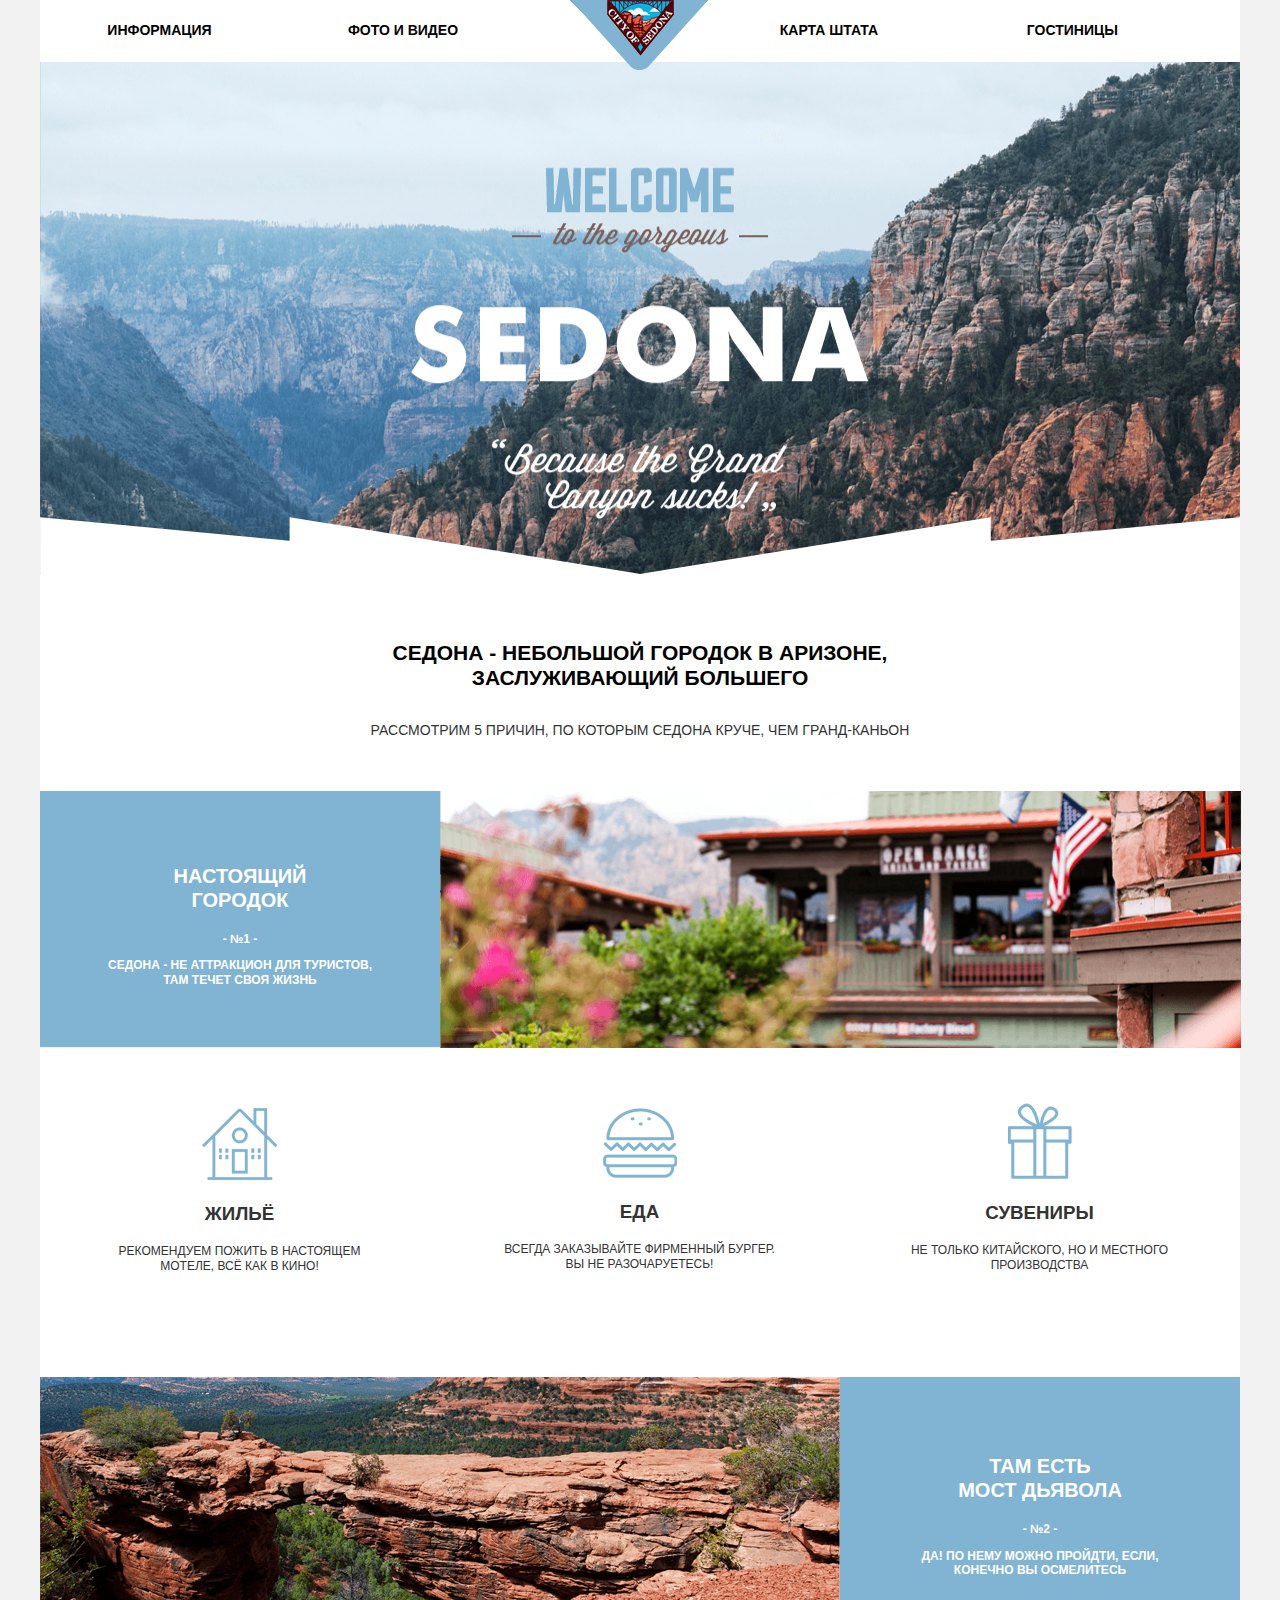
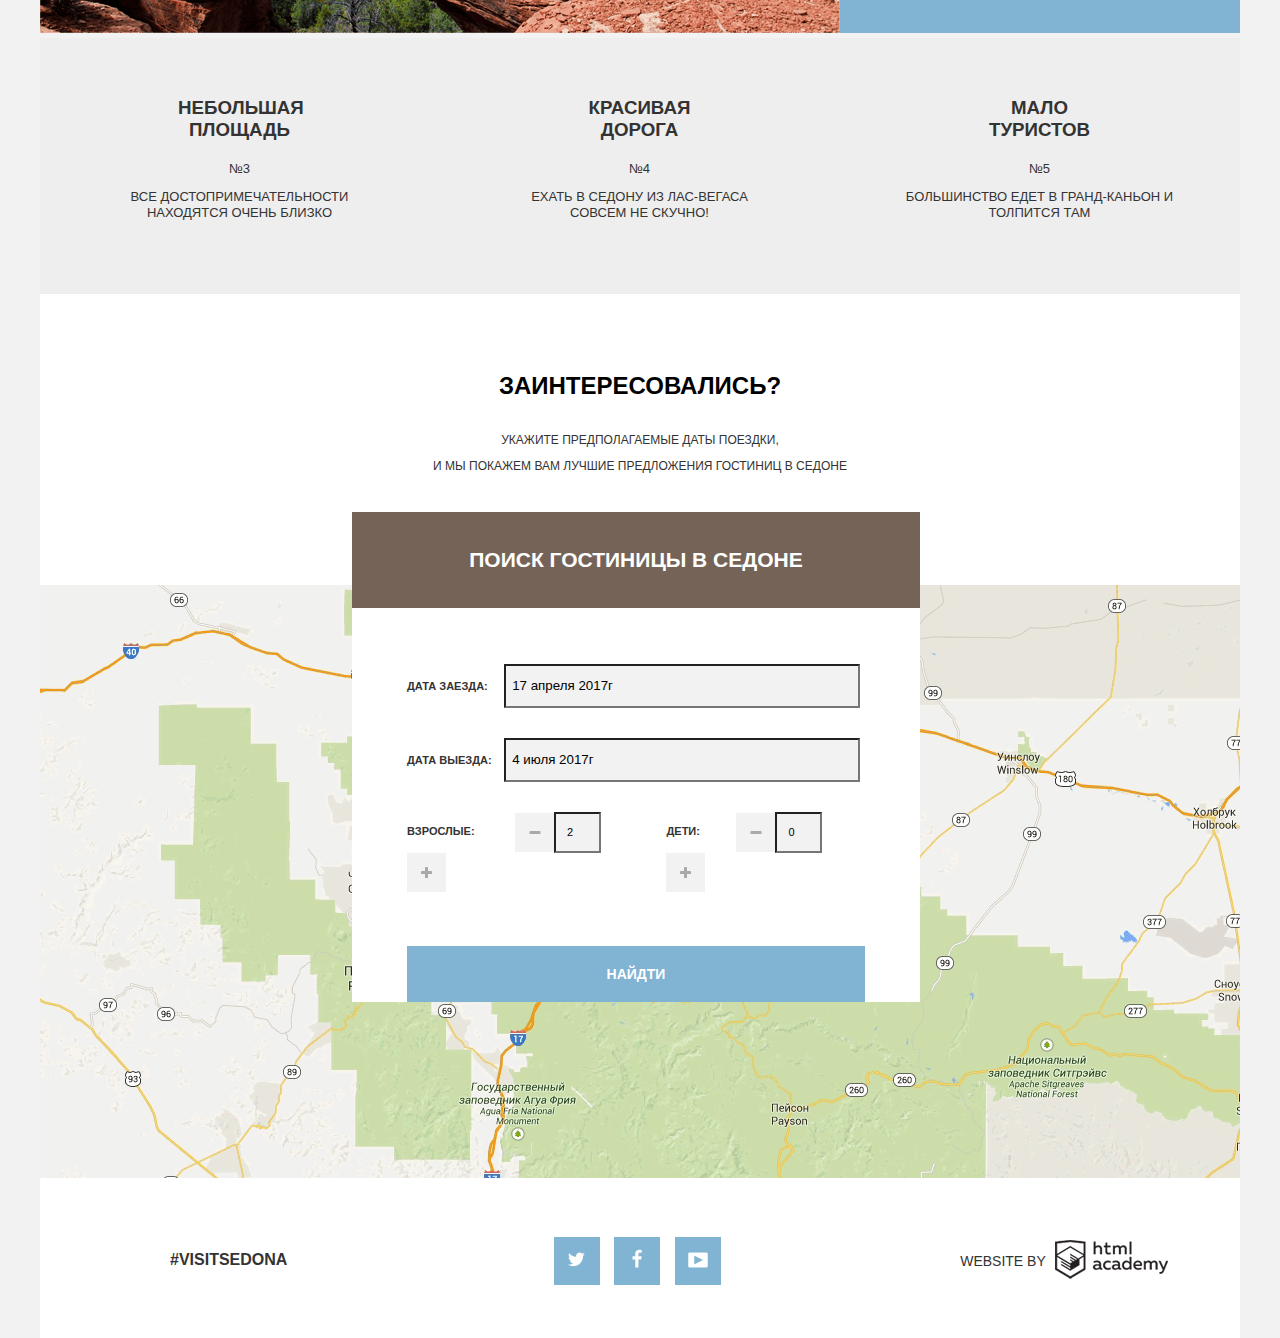
<file: index.html>
<!DOCTYPE html>
<html lang="ru">
  <head>
    <meta charset="utf-8">
    <link rel="stylesheet" href="css/style.css">
    <title>HTML Academy: Седона</title>
  </head>
  <body>

    <!--шапка сайта-->
    <header>
    <div class="container">
      <!--навигация-->
      <div class="navigation left">
        <ul>
          <li>
            <a href="#" class="navigation-link">информация</a>
          </li>
          <li>
            <a href="#" class="navigation-link">фото и видео</a>
          </li>
        </ul>
      </div>
          <!--логотип-->
          <div class="logo">
            <img src="img/LogoBackground.png" alt="фон" class="logo-background">
            <img src="img/HeaderImg.png" alt="логотип сайта" class="logo-image">
          </div>
      <!--навигация-->
      <div class="navigation right">
        <ul>
          <li>
            <a href="#" class="navigation-link">карта штата</a>
          </li>
          <li>
            <a href="#" class="navigation-link">гостиницы</a>
          </li>
        </ul>
      </div>
    </div>
    </header>
    <!--основное содержание сайта-->
    <main>
    <div class="container">
      <!--картинка с пейзажем и заголовком-->
      <div class="main-header">
        <img src="img/Angles.png" alt="уголочки" class="angles">
      </div>

      <!--описание преимуществ-->
      <div class="features-container">
        <div class="features-block-header">
          <h2>
            седона - небольшой городок в аризоне,
             заслуживающий большего
          </h2>
          <p>
            рассмотрим 5 причин, по которым седона круче, чем гранд-каньон
          </p>
        </div>
        <!--настоящий городок-->
        <div class="feature-item feature1">
          <div class="feature1-promo">
            <h3>настоящий городок</h3>
            <p class="promo-number">- №1 -</p>
            <p>
              седона - не аттракцион для туристов,
              там течет своя жизнь
            </p>
          </div>
          <!--картинка с цветами и мотелем-->
          <div class="feature1-picture">
            <img src="img/FlowersAndHotelImg.png" alt="отель и цветочки" class="feature1-image">
          </div>
        </div>
        <!--полоска с иконками домика, бургера и подарка-->
        <div class="feature2-4-container">
          <!--домик-->
          <div class="feature-item feature2">
            <div class="feature2-img-container">
              <img src="img/HouseImg.png" alt="домик" class="house">
            </div>
            <h3>жильё</h3>
            <p>
              рекомендуем пожить в настоящем
              мотеле, всё как в кино!
            </p>
          </div>
          <!--бургер-->
          <div class="feature-item feature3">
            <div class="feature2-img-container">
              <img src="img/BurgerImg.png" alt="бургер" class="burger">
            </div>
            <h3>еда</h3>
            <p>
              всегда заказывайте фирменный бургер.
              вы не разочаруетесь!
            </p>
          </div>
          <!--сувениры-->
          <div class="feature-item feature4">
            <div class="feature2-img-container">
              <img src="img/SouvenirImg.png" alt="сувениры" class="souvenir">
            </div>
            <h3>сувениры</h3>
            <p>
              не только китайского, но и местного
              производства
            </p>
          </div>
        </div>

        <!--мост дьявола-->
        <div class="feature-item feature5">
          <div class="feature5-picture">
            <img src="img/DevilBridgeImg.png" alt="мост" class="bridge-image">
          </div>
          <!--промо-текст-->
          <div class="feature1-promo">
            <h3>там есть мост дьявола</h3>
            <p class="promo-number">- №2 -</p>
            <p>
              Да! По нему можно пройдти, если, конечно
              вы осмелитесь
            </p>
          </div>
        </div>
        <div class="feature-gray-container">
        <!--3-e преимущество-->
          <div class="feature-gray feature6">
            <h3>небольшая площадь</h3>
            <p class="promo-number">№3</p>
            <p>
            все достопримечательности
            находятся очень близко
            </p>
          </div>
        <!--4-e преимущество-->
          <div class="feature-gray feature7">
            <h3>красивая дорога</h3>
            <p class="promo-number">
            №4
            </p>
            <p>
            ехать в седону из лас-вегаса совсем
            не скучно!
            </p>
          </div>
        <!--5-e преимущество-->
          <div class="feature-gray feature8">
          <h3>мало туристов</h3>
          <p class="promo-number">
            №5
          </p>
          <p>
            большинство едет в гранд-каньон и
            толпится там
          </p>
        </div>
        </div>

      </div>
      <!--подбор гостиниц-->
      <div class="hostle">
        <div class="hostle-intro">
          <h2>Заинтересовались?</h2>
          <p>
            укажите предполагаемые даты поездки,
          </p>
          <p>
            и мы покажем вам лучшие предложения гостиниц в седоне
          </p>
        </div>
          <div class="map-container">
            <img src="img/MapImg.png" alt="карта" class="map">
          </div>
          <form class="hostle-search-form" action="#" method="post">
            <div class="form-header">
              Поиск гостиницы в седоне
            </div>
            <!--не знаю пока как сделать-->
            <label for="travel-in-date" class="in-date-label">
              <p>дата заезда:</p>
            <input type="text" id="travel-in-date" class="in-date" name="in-date" value=" 17 апреля 2017г">
            </label>
            <label for="travel-in-date" class="in-date-label">
              <p>дата выезда:</p>
            <input type="text" id="travel-in-date" class="in-date" name="in-date" value=" 4 июля 2017г">
            </label>
            <div class="counters">
            <label for="counter" class="count-label">
              <p>взрослые:</p>
              <a class="minus">
                <img src="img/minus.png" alt="-">
              </a>
              <input type="number" name="counter-adult" value="2" class="count" id="counter">
              <a class="plus">
                <img src="img/plus.png" alt="+">
              </a>
            </label>
            <label for="counter" class="count-label">
              <p>дети:</p>
              <a class="minus">
                <img src="img/minus.png" alt="-">
              </a>
              <input type="number" name="counter-adult" value="0" class="count" id="counter">
              <a class="plus">
                <img src="img/plus.png" alt="+">
              </a>
            </label>
            </div>
            <a href="#" class="submit-button">найдти</a>
          </form>

      </div>
    </div>
    </main>
    <!--подвал-->
    <footer>
      <div class="container">
        <div class="slogan">
          <p>#visitsedona</p>
        </div>
        <!--социальные кнопки-->
        <!--
        <div class="social">
          <ul>
            <li>
              <a href="#" class="social-button twitter"></a>
            </li>
            <li>
              <a href="#" class="social-button facebook"></a>
            </li>
            <li>
              <a href="#" class="social-button youtube"></a>
            </li>
          </ul>
        </div>
      -->
      <div class="social">
        <a href="#" class="social-button twitter">
          <img src="img/TwtterImg.png" alt="t">
        </a>
        <a href="#" class="social-button facebook">
          <img src="img/facebook.png" alt="t">
        </a>
        <a href="#" class="social-button youtube">
          <img src="img/YoutubeImg.png" alt="t">
        </a>

      </div>
        <!--разработчики-->
        <div class="copyright">
          <p>website by</p>
          <a href="#" class="copyright-link">
            <img src="img/HmlAcademyLogoImg.png" alt="academy logo" class="academy-logo">
          </a>
        </div>
      </div>
    </footer>

  </body>
</html>
</file>
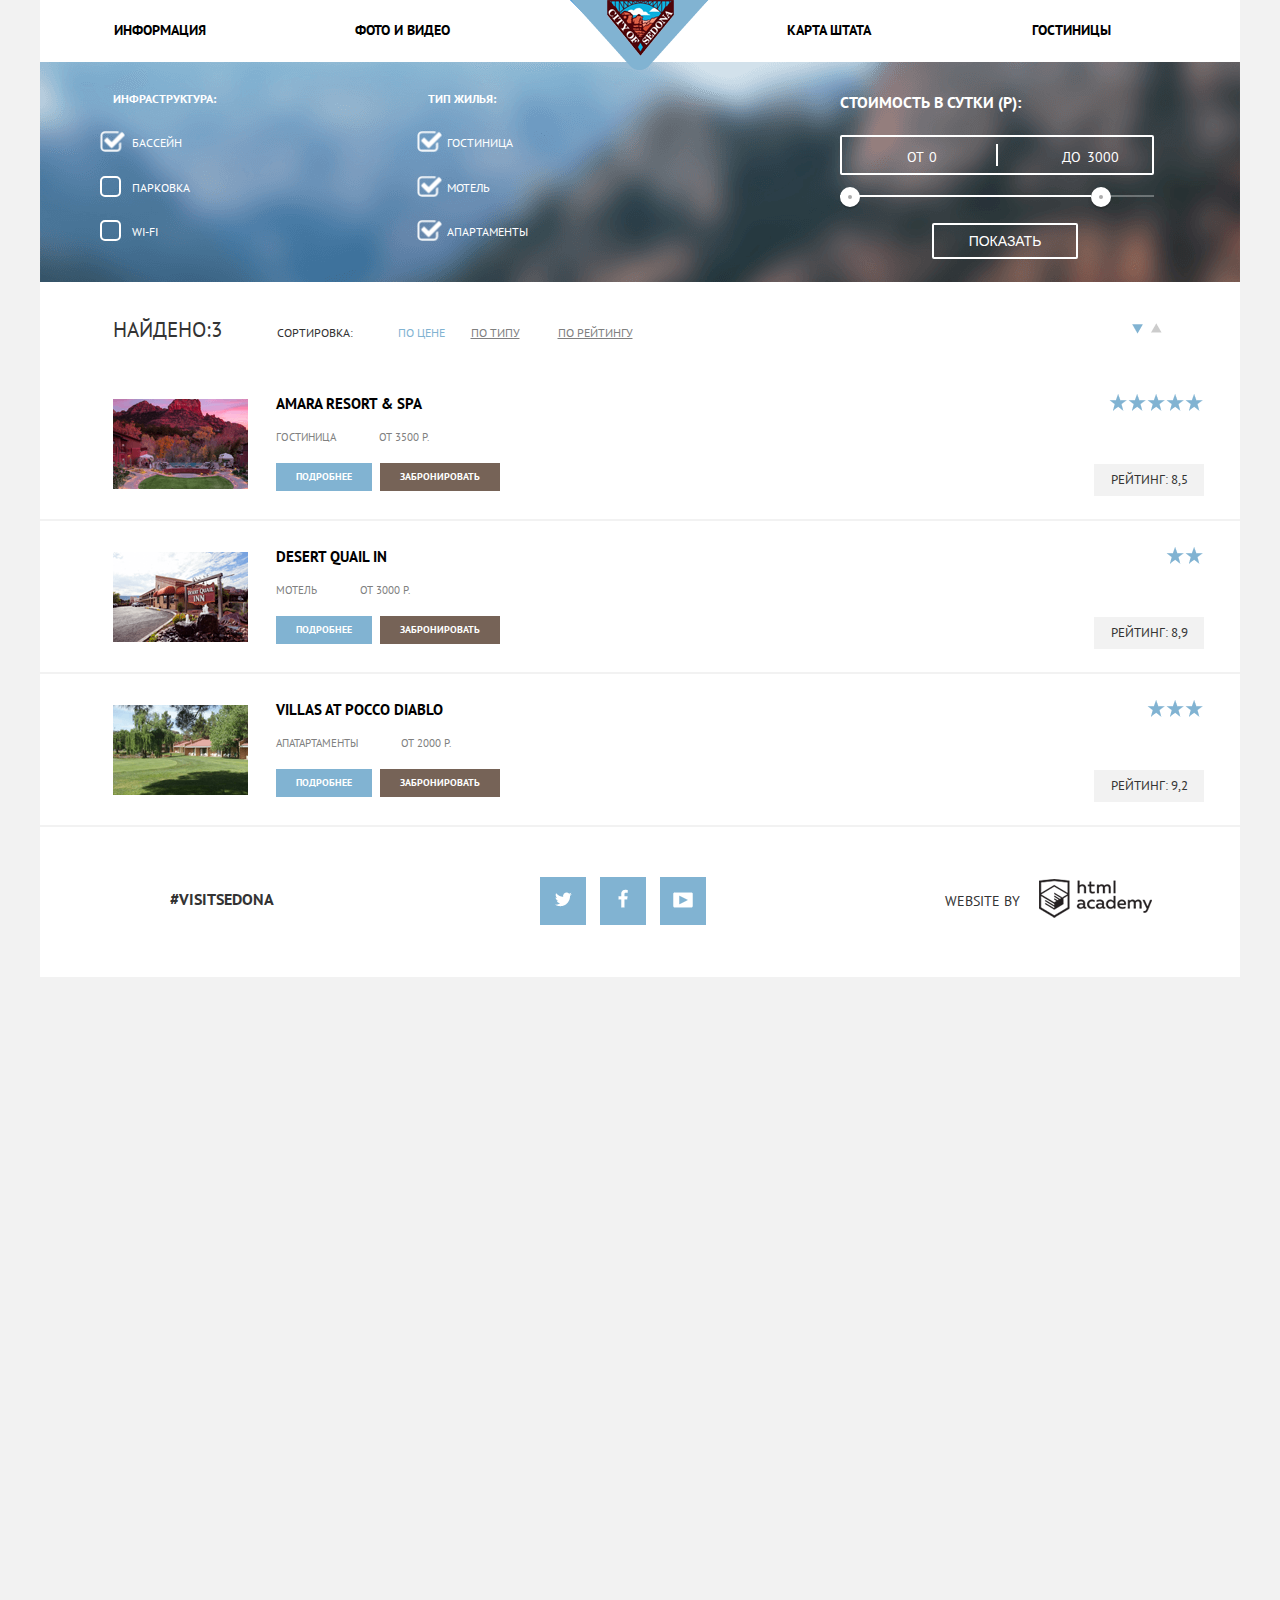
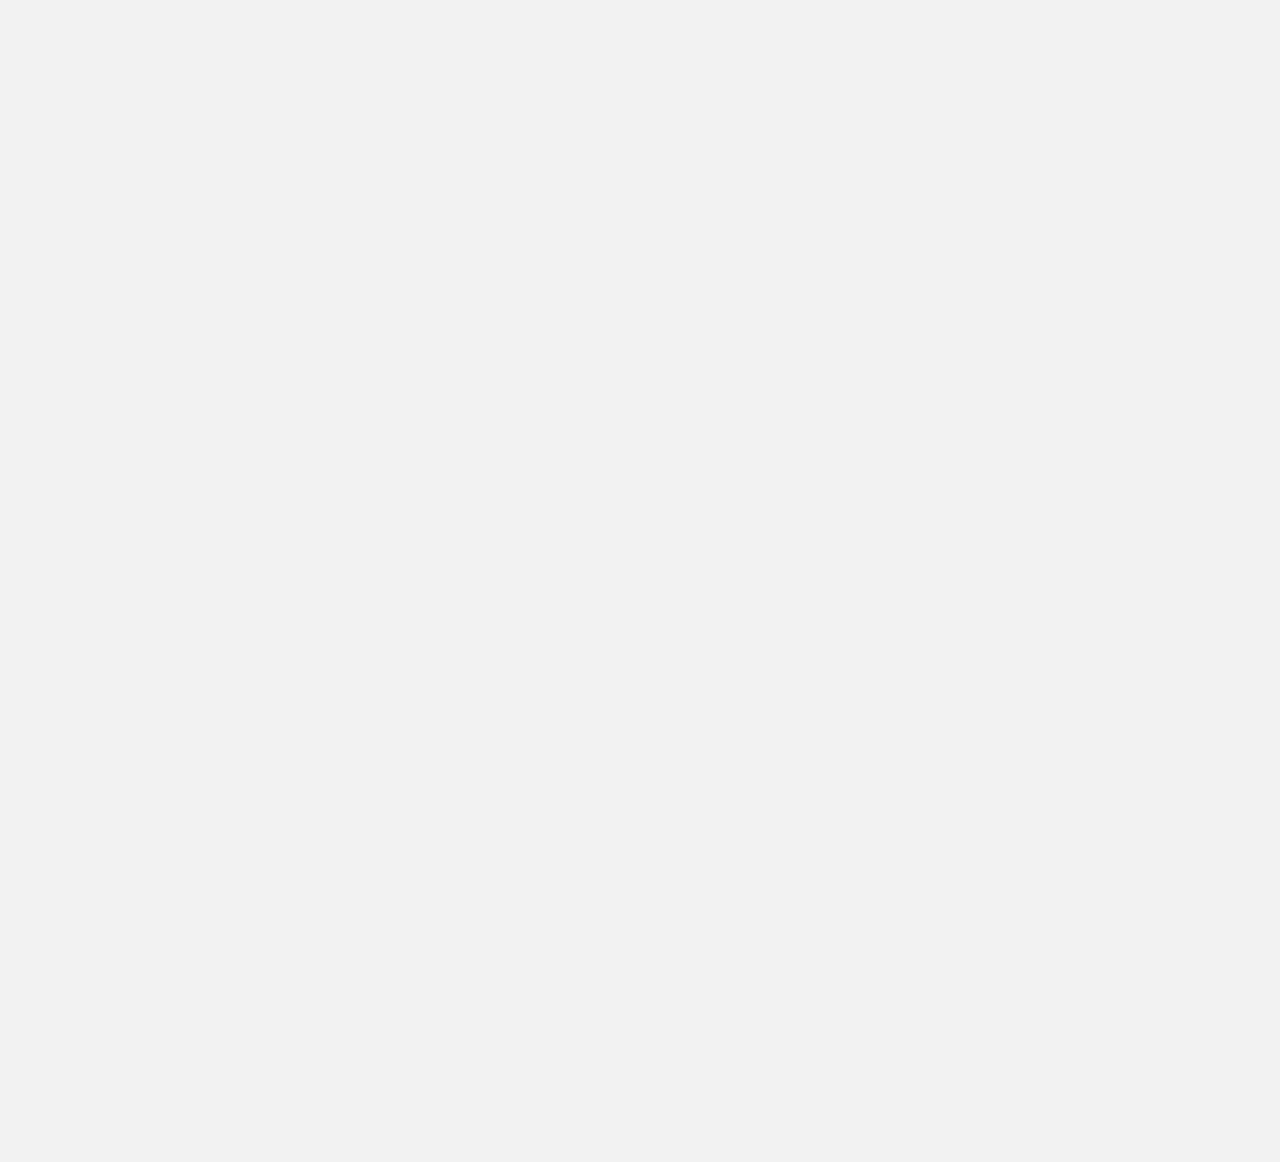
<file: catalog.html>
<!DOCTYPE html>
<html lang="ru">
<head>
  <meta charset="utf-8">
  <link rel="stylesheet" href="css/style.css">
  <link href="https://fonts.googleapis.com/css?family=PT+Sans:400,700&amp;subset=latin,cyrillic" rel="stylesheet" type="text/css">
  <title>HTML Academy: Седона каталог</title>
</head>
<body>
  <!--шапка сайта-->
  <header>
  <div class="container">
    <!--навигация-->
    <div class="navigation left">
      <ul>
        <li>
          <a href="#" class="navigation-link">информация</a>
        </li>
        <li>
          <a href="#" class="navigation-link">фото и видео</a>
        </li>
      </ul>
    </div>
        <!--логотип-->
        <div class="logo">
          <img src="img/LogoBackground.png" alt="фон" class="logo-background">
          <img src="img/HeaderImg.png" alt="логотип сайта" class="logo-image">
        </div>
    <!--навигация-->
    <div class="navigation right">
      <ul>
        <li>
          <a href="#" class="navigation-link">карта штата</a>
        </li>
        <li>
          <a href="#" class="navigation-link">гостиницы</a>
        </li>
      </ul>
    </div>
  </div>
  </header>
<main>
  <div class="container">
    <!--коробка с формой-->
    <div class="form-box">
    <form class="hotel-search" action="index.html" method="post">
      <div class="infrastructure">
      <label class="infrastructure-head">
        Инфраструктура:
      </label>
      <label for="hotelsearchcheckbox1">
        <input type="checkbox" name="basin" value="basin" class="hotel-search-checkbox" id="hotelsearchcheckbox1">
        бассейн
        <span class="checkbox-indicator active"></span>
      </label>
      <label for="hotelsearchcheckbox2">
        <input type="checkbox" name="parking" value="parking" class="hotel-search-checkbox" id="hotelsearchcheckbox2">
        парковка
        <span class="checkbox-indicator"></span>
      </label>
      <label for="hotelsearchcheckbox3">
        <input type="checkbox" name="wi-fi" value="wi-fi" class="hotel-search-checkbox" id="hotelsearchcheckbox3">
        wi-fi
        <span class="checkbox-indicator"></span>
      </label>
    </div>

    <div class="infrastructure housetype">
      <label class="infrastructure-head">Тип жилья:</label>
      <label for="hotelsearchcheckbox4">
        <input type="checkbox" name="hotel" value="hotel" class="hotel-search-checkbox" id="hotelsearchcheckbox4">
        гостиница
        <span class="checkbox-indicator second-check active"></span>
      </label>
      <label for="hotelsearchcheckbox5">
        <input type="checkbox" name="motel" value="motel" class="hotel-search-checkbox" id="hotelsearchcheckbox5">
        мотель
        <span class="checkbox-indicator second-check active"></span>
      </label>
      <label for="hotelsearchcheckbox6">
        <input type="checkbox" name="apartaments" value="apartaments" class="hotel-search-checkbox" id="hotelsearchcheckbox6">
        апартаменты
        <span class="checkbox-indicator second-check active"></span>
      </label>
    </div>
    <!--не знаю как сверстать-->
    <div class="crawler">
      <div class="filter-range">
        <div class="filter-range-title">Стоимость в сутки (р):</div>
        <div class="price-controls">
          <label class="min-price">от <input type="text" name="min-price" value="0"></label>
          <label class="max-price">до <input type="text" name="max-price" value="3000"></label>
        </div>
        <div class="range-controls">
          <div class="scale">
            <div class="bar"></div>
          </div>
          <div class="range-toggle range-toggle-min"></div>
          <div class="range-toggle range-toggle-max"></div>
        </div>
        <button class="btn-transparent" type="submit">Показать</button>
      </div>
    </div>
    </form>
  </div>
  <!--результаты-->
  <div class="results">
    <div class="results-header">
      <div class="founded">
        <p>найдено:3</p>
      </div>
      <div class="sorted">
        <p>сортировка:</p>
      </div>
      <div class="criteries">
        <a href="#" class="sorted-link">по цене</a>
        <a href="#" class="sorted-link">по типу</a>
        <a href="#" class="sorted-link">по рейтингу</a>
      </div>
      <!--стрелочки-->
      <div class="triangles">
        <a href="#" class="up"></a>
        <a href="#" class="down"></a>
      </div>
    </div>
    <!--результат поиска-->
    <div class="result-container">

      <!--результат поиска-->
      <div class="results-item">
          <img src="img/AmaraResortAndSpaImg.png" alt="фото отеля" class="results-item-image">
          <div class="results-item-resume">
            <div class="results-item-header">
              <h2 class="results-item-name">Amara resort & spa</h2>
            </div>
          <div>
            <span class="results-item-type">
              Гостиница
            </span>
            <span class="results-item-price">
              от 3500 р.
            </span>
          </div>
          <div class="results-item-buttons">
            <a href="#" class="viewmore">подробнее</a>
            <a href="#" class="armore">забронировать</a>
          </div>
        </div>
          <!--оценки-->
        <div class="results-item-marks">
          <!--звездочки-->
          <div class="results-item-stars">
              <div class="star"></div>
              <div class="star"></div>
              <div class="star"></div>
              <div class="star"></div>
              <div class="star"></div>
          </div>
            <!--рейтинг-->
          <div class="results-item-raiting">
            рейтинг: 8,5
          </div>
        </div>
      </div>

    <!--результат поиска-->
      <div class="results-item">
        <img src="img/DesertQualInImg.png" alt="фото отеля" class="results-item-image">
        <div class="results-item-resume">
          <div class="results-item-header">
            <h2 class="results-item-name">Desert quail in</h2>
          </div>
        <div>
          <span class="results-item-type">
            Мотель
          </span>
          <span class="results-item-price">
            от 3000 р.
          </span>
        </div>
        <div class="results-item-buttons">
          <a href="#" class="viewmore">подробнее</a>
          <a href="#" class="armore">забронировать</a>
        </div>
      </div>
        <!--оценки-->
        <div class="results-item-marks">
          <div class="results-item-stars">
              <div class="star"></div>
              <div class="star"></div>
          </div>
          <!--рейтинг-->
          <div class="results-item-raiting">
              рейтинг: 8,9
          </div>
        </div>
      </div>

    <!--результат поиска-->
      <div class="results-item">
        <img src="img/VillasAtPocoDiabloImg.png" alt="фото отеля" class="results-item-image">
        <div class="results-item-resume">
          <div class="results-item-header">
            <h2 class="results-item-name">Villas at pocco diablo</h2>
          </div>
        <div>
          <span class="results-item-type">
            Апатартаменты
          </span>
          <span class="results-item-price">
            от 2000 р.
          </span>
        </div>
        <div class="results-item-buttons">
          <a href="#" class="viewmore">подробнее</a>
          <a href="#" class="armore">забронировать</a>
        </div>
      </div>
          <!--оценки-->
        <div class="results-item-marks">
          <div class="results-item-stars">
              <div class="star"></div>
              <div class="star"></div>
              <div class="star"></div>
          </div>
            <!--рейтинг-->
          <div class="results-item-raiting">
              рейтинг: 9,2
          </div>
        </div>
      </div>
    </div>
  </div>
</div>
</main>
<!--подвал-->
<footer>
  <div class="container">
    <div class="slogan">
      <p>#visitsedona</p>
    </div>
    <!--социальные кнопки-->
    <!--
    <div class="social">
      <ul>
        <li>
          <a href="#" class="social-button twitter"></a>
        </li>
        <li>
          <a href="#" class="social-button facebook"></a>
        </li>
        <li>
          <a href="#" class="social-button youtube"></a>
        </li>
      </ul>
    </div>
  -->
  <div class="social">
    <a href="#" class="social-button twitter">
      <img src="img/TwtterImg.png" alt="t">
    </a>
    <a href="#" class="social-button facebook">
      <img src="img/facebook.png" alt="t">
    </a>
    <a href="#" class="social-button youtube">
      <img src="img/YoutubeImg.png" alt="t">
    </a>

  </div>
    <!--разработчики-->
    <div class="copyright">
      <p>website by</p>
      <a href="#" class="copyright-link">
        <img src="img/HmlAcademyLogoImg.png" alt="academy logo" class="academy-logo">
      </a>
    </div>
  </div>
</footer>


</body>
</html>
</file>
<file: css/style.css>
body{
  margin: 0;
  padding: 0;
  font-family:"PT Sans", "Arial", sans-serif;
  font-size: 16px;
  color: #333333;
  text-transform: uppercase;
  line-height: 1.2;
  font-weight: normal;
  background-color: #f2f2f2;


  width: 1280px;
  min-height: 2762px;


}
h1{
  font-family:"PT Sans", "Arial", sans-serif;
  font-size: 78px;
  line-height: 1.2;
  color: #ffffff;
  font-weight: bold;
}
h2{
  font-family:"PT Sans", "Arial", sans-serif;
  font-size: 21px;
  line-height: 1.2;
  color: #ffffff;
  font-weight: bold;
}


/*сетка header*/
header .container{
  position: relative;
  width: 1200px;
  margin-left: auto;
  margin-right: auto;
  vertical-align: top;
  background-color: #ffffff;
}
.container div{
  display: inline-block;
}
.container .logo{
  position: absolute;
  z-index: 100;
  left: 530px;
  width: 138px;
  text-align: center;
}
.container .logo {
  display: inline-block;
  border: 69px solid #ffffff;
  border-top-color: #0074d9;
  border-bottom-width: 0px;
  border-left-color: transparent;
  border-right-color: transparent;


  width: 0px;
}
.container .logo .logo-image{
  position: absolute;
  top: -69px;
  right:-35px;
  z-index: 100;
}
.container .logo .logo-background{
  position: absolute;
  z-index: 0;
  top: -69px;
  right: -70px
}

.navigation ul{
  width: 530px;
  margin: 0;
  padding: 0;
  list-style: none;
}
.navigation ul li{
  display: inline;
}
.navigation a{
  display: inline-block;
  padding-top: 22px;
  width: 239px;
  min-height: 40px;
  text-align: center;
  text-decoration: none;
  color: black;
  font-size: 14px;
  font-weight: bold;
}
.navigation:last-child{
  margin-left: 135px;
}
/*сетка main*/

main .container{
  width: 1200px;
  margin-left: auto;
  margin-right: auto;
}

.main-header{
  min-height: 512px;
  width: 1200px;
  text-align: center;
  box-sizing: border-box;
  padding-top: 115px;
  background-color: #2ecc71;
  background-image: url(" ../img/MainImg.png");
  background-position: 0% 10%;
  background-repeat: no-repeat;
}
.angles{
  position: relative;;
  bottom: -340px;
  z-index: 100;
}
.features-block-header{
  min-height: 217px;
  width: 1200px;
  text-align: center;
  background-color: #ffffff;
}
.features-block-header h2{
  display: inline-block;
  margin-top: 66px;
  width: 635px;
  color: black;
}
.features-block-header p{
  display: inline-block;
  font-size: 14px;
  font-family: "PT Sans", "Arial", sans-serif;
  width: 1200px;
}
/*1 преимущество*/
.feature1{
  position: relative;
  font-size: 0px;
}
.feature1-promo{
  position: absolute;
  font-size: 16px;
  display: inline-block;
  width: 400px;
  padding-top: 53px;
  padding-bottom: 56px;
  height: 256px;
  text-align: center;
  background-color: #81b3d2;
  box-sizing: border-box;
}
.feature1-promo h3{
  display: inline-block;
  font-size: 20px;
  width: 135px;
  margin-left: auto;
  margin-right: auto;
  text-align: center;
  color: #ffffff;

}

.feature1-promo p{
  display: block;
  margin-top: 0px;
  font-size: 12px;
  width: 280px;
  margin-left: auto;
  margin-right: auto;
  color: #ffffff;
  text-transform: uppercase;
  font-weight: bold;
}
.feature1-picture{
  margin-left: 400px;
  min-height: 256px;
}
.feature1-picture .feature1-image{
  min-height: 257px;
  width: 801px;
}
/*домик*/
.feature2-4-container{
  position: relative;
  top: -4px;
  font-size: 0px;
  width: 1200px;
  min-height: 330px;
  background-color: #ffffff;
  vertical-align: bottom;
}
.feature2{
  position: absolute;
  font-size: 16px;
  width: 399px;
  min-height: 330px;

  text-align: center;
  box-sizing: border-box;
  padding-top: 60px;
  background-color: #ffffff;
}
.feature2 p{
  width: 254px;
  font-size: 12px;
  text-transform: uppercase;
  margin-left: auto;
  margin-right: auto;
}
.feature3{
  position: absolute;
  left: 400px;
  font-size: 16px;
  width: 399px;
  min-height: 330px;

  text-align: center;
  box-sizing: border-box;
  padding-top: 60px;
  background-color: #ffffff;
}
.feature3 p{
  width: 284px;
  font-size: 12px;
  text-transform: uppercase;
  margin-left: auto;
  margin-right: auto;
}
.feature4{
  position: absolute;
  left: 800px;
  font-size: 16px;
  width: 399px;
  min-height: 330px;

  text-align: center;
  box-sizing: border-box;
  padding-top: 55px;
  background-color: #ffffff;
}
.feature4 p{
  width: 284px;
  font-size: 12px;
  text-transform: uppercase;
  margin-left: auto;
  margin-right: auto;
}
/*мост дьявола*/
.feature5{
  position: relative;
  top:-5px;
  font-size: 0px;
  width: 1200px;
  min-height: 256px;
  vertical-align: bottom;
}
.feature5 .feature1-promo{
  position: absolute;
  left: 800px;
  box-sizing: border-box;
  padding-top: 57px;
}
.feature5 h3{
  display: block;
  width: 165px;
  font-size: 20px;
}
.feature5-picture{
  position: absolute;
  left: 0px;
  min-height: 257px;
  width: 801px;
  flex-grow: 2;
    order: -2;
}
/*преимущества 3-5*/
.feature-gray-container{
  position: relative;
  font-size: 0px;
  width: 1200px;
  min-height: 256px;
  vertical-align: bottom;
  background-color: #eeeeee;
}
.feature-gray{
  box-sizing: border-box;
  padding-top: 40px;
}
.feature-gray h3{
  width: 123px;
  margin-left: auto;
  margin-right: auto;
}
.feature-gray p{
  font-size: 13px;
  width: 275px;
  margin-left: auto;
  margin-right: auto;
}
.feature6{
  position: absolute;
  left: 0px;
  font-size: 16px;
  width: 399px;
  min-height: 256px;
  text-align: center;
}
.feature7{
  position: absolute;
  left: 400px;
  font-size: 16px;
  width: 399px;
  min-height: 256px;
  text-align: center;
}
.feature8{
  position: absolute;
  left: 800px;
  font-size: 16px;
  width: 399px;
  min-height: 256px;
  text-align: center;
}
/*карта и форма*/
.hostle{
  padding-top: 0px;
  position: relative;
  width: 1200px;
  min-height: 766px;

  text-align: center;
  box-sizing: content-box;
  background-color: #ffffff;
}
.hostle-intro{
  padding-top:58px;
  min-height: 291px;
  box-sizing: border-box;
}
.hostle h2{
  color: black;
  font-size: 24px;
  margin-bottom: 32px;
}
.hostle p{
  font-size: 12px;
  width: 440px;
  margin-left: auto;
  margin-right: auto;
}
.map-container{
  display: inline-block;
  min-height:477px;
  margin-bottom: -5px;

}
.map-container img{
  min-height:477px;
}
.hostle-search-form{
  position: absolute;
  background-color: white;
  z-index: 100;
  width: 568px;
  min-height: 484px;

  left: 312px;
  bottom: 180px;
  text-align: left;
}
.form-header{
  display: inline-block;

  width: 100%;
  background-color: #766357;
  padding-top: 35px;
  padding-bottom: 35px;
  margin-bottom: 56px;
  color: white;
  font-size: 21px;
  font-weight: bold;
  text-align: center;
}
.in-date-label{

  display: inline-block;
  text-align: left;
  width: 100%;
  padding-left: 55px;
  box-sizing: border-box;
  margin-bottom: 30px;
}
.in-date-label p{

  display: inline-block;
  width: 93px;
  font-size: 11px;
  font-weight: bold;

}
.in-date-label input{

  display: inline-block;
  width: 348px;
  height: 38px;
  background-color: #f2f2f2;
}
.count-label{
  display: inline-block;

  width: 230px;
  font-size: 0px;
  text-align: left;
  margin-left: 55px;

}
.count-label:last-child{
  margin-left: 25px;
  width: 192px;
}
.count-label:last-child p{
  width: 30px;
}
.count-label p{
  display: inline-block;

  width: 68px;
  font-size: 11px;
  font-weight: bold;
  vertical-align: middle;
  margin-right: 40px;
}
.count-label a{
  display: inline-block;

  width: 39px;
  height: 39px;
  font-size: 11px;
  vertical-align: middle;
  text-align: center;
  box-sizing: border-box;
  background-color: #f2f2f2;
}
.count-label a img{

  display: inline-block;
  margin-top: 18px;
  margin-left: auto;
  margin-right: auto;
}
.count-label .plus img{
  margin-top: 14px;
}
.count-label input{
  display: inline-block;

  width: 39px;
  height: 35px;
  font-size: 11px;
  vertical-align: middle;
  text-align: center;
  background-color: #f2f2f2;
}
.submit-button{

  display: block;
  width: 458px;
  padding-top: 20px;
  padding-bottom: 20px;
  margin-left: auto;
  margin-right: auto;
  margin-top: 54px;
  text-align: center;
  text-decoration: none;
  font-weight: bold;
  font-size: 14px;
  color: white;
  background-color: #81b3d2;
}

/*подвал*/

footer .container{

  width: 1200px;
  min-height: 120px;
  margin-left: auto;
  margin-right: auto;
  background-color: white;

}
.slogan{
  display: inline-block;
  margin-left: 130px;
  margin-top: 52px;
  margin-bottom: 52px;

  font-weight: bold;
}
.social{
  margin-left: 257px;
  vertical-align: middle;

  text-align: center;
}
.social ul{
  list-style: none;
}
.social ul li{
  display: inline-block;
}
.social a{
  display: inline-block;
  background-color: #81b3d2;
  height: 48px;
  width: 46px;
  vertical-align: middle;
  margin: 5px;
}
.copyright{
  width: 210px;

  margin-left: 230px;
  vertical-align: middle;



}
.copyright p{
  display: inline-block;
  vertical-align: middle;
  font-size: 14px;
  width: 90px;


}
.copyright a{
  display: inline-block;
  vertical-align: middle;
  width: 115px;
}
.social-button img{
  margin-top: 15px;
}
.social-button:nth-child(2) img{
  margin-top: 12px;
}


/*стили catalog*/

/*поисковая форма*/
.form-box{

  min-height: 220px;
  width: 1200px;
  display: inline-block;
  background-image: url("../img/SortFormBackgroundImg.png");
}
.hotel-search{

  height: 220px;
  display: flex;
  justify-content:space-between;
}
.hotel-search-checkbox{
  margin-left: 73px;
  visibility: hidden;
}
.checkbox-indicator{
  position: absolute;
  left: 100px;
  display: inline-block;
  width: 17px;
  height: 17px;
  border: 2px solid white;
  border-radius: 5px;
}
.second-check{
  left: 417px;
}
.active{
  background-image: url("../img/CheckImg.png");
  background-repeat: no-repeat;
  background-position: 49% 50%;
  width: 25px;
  height: 21px;
  border: none;
}
.infrastructure-head{
  padding-left: 73px;
  padding-top: 30px;
  padding-bottom: 30px;
  font-size: 12px;
  font-weight: bold;
  color: white;
  box-sizing: border-box;
}
.infrastructure{

  display: flex;
  flex-direction: column;
  justify-content: space-around;
  width: 313px;
}

.infrastructure label{

  display: inline-block;
  width: 313px;
  padding-bottom: 25px;
  font-size: 12px;
  color: white;
}
.housetype{

  display: inline-block;
  width: 313px;
  margin-left: -170px;
}
.crawler{

  display: flex;
  flex-direction: column;
  width: 400px;
}
.filter-range{
  width: 330px;
  margin: 30px auto;

  color: #ffffff;
  text-transform: uppercase;
}

.filter-range-title {
  margin-bottom: 9px;

  font-weight: 600;
  font-size: 16px;
  line-height: 21px;
}

.price-controls{
  height: 36px;
  margin-bottom: 20px;
  border: 2px solid #ffffff;
  border-radius: 2px;
  position: relative;
  font-size: 0px;
}

.price-controls label{
  display: inline-block;
  font-size: 14px;
  line-height: 38px;
  vertical-align: top;
  cursor: pointer;
}
.price-controls .min-price,
.price-controls .max-price {
  width: 90px;
  padding-left: 65px;
}
.price-controls input {
  width: 50px;
  margin: 0;

  color: inherit;
  font: inherit;

  background: none;
  border: none;
}
.price-controls:after {
  display: block;
  content: "";
  position: absolute;
  top: 50%;
  left: 50%;
  width: 2px;
  height: 22px;
  background: #ffffff;
  transform: translate(-50%, -50%);
}
.range-controls {
  display: block;
  position: relative;
  margin-bottom: 32px;
  width: 314px;
}
.range-controls .scale{
  display: block;
  height: 2px;
  background: rgba(255, 255, 255, 0.3);
}
.range-controls .bar {
  display: block;
  width: 80%;
  height: 2px;
  background: #ffffff;
}
.range-toggle {
  width: 4px;
  height: 4px;
  position: absolute;
  top: -8px;
  left: -2px;
  background: #ababab;
  border: 8px solid #ffffff;
  border-radius: 50%;
  box-shadow: 0 2px 1px 0 rgba(0, 1, 1, 0.2);
  cursor: pointer;
}
.range-toggle-min{
  left: 0%;
}
.range-toggle-max{
  left: 80%;
}
.range-toggle:hover{
  background: #1c4f80;
}
.btn-transparent {
  display: block;
  margin: -10px auto;
  padding: 6px 35px;

  font-size: 14px;
  line-height: 20px;
  color: #ffffff;
  text-transform: uppercase;

  background: transparent;
  border: 2px solid #ffffff;
  border-radius: 2px;
  cursor: pointer;
}
.btn-transparent:hover {
  color: #000000;
  background: #ffffff;
}
/*результаты поиска*/

.results{
  display: flex;
  flex-direction: column;
  justify-content: space-between;
  height: 540px;
}
.results-header{
  display: flex;
  flex-direction: row;
  justify-content: space-between;
  align-content: center;
  height: 86px;
  width: 1200px;
  background-color: white;
}
.results-header div{

}
.founded{
  font-size: 21px;
  text-transform: uppercase;
  margin-left: 73px;
  margin-top: 10px;
}
.sorted{
  margin-left: 51px;
  font-size: 12px;
}
.criteries{
  width: 288px;
  font-size: 0px;
}
.criteries a:nth-child(1){
  font-size: 12px;
  display: inline-block;
  width: 88px;
  text-align: right;
  text-decoration: none;
  color: #81b3d2;
}
.criteries a:nth-child(2){
  font-size: 12px;
  display: inline-block;
  width: 100px;
  text-align: center;
  color: gray;
}
.criteries a:nth-child(3){
  font-size: 12px;
  display: inline-block;
  width: 100px;
  text-align: center;
  color: gray;
}
.triangles{
  margin-left: 480px;
  font-size: 0px;
}
.triangles a{
  display: inline-block;
  width: 18px;
  height: 18px;
}
.triangles a:first-child{
  background-image: url("../img/TriangleDownImg.png");
  background-repeat: no-repeat;
  background-position: 45% 60%;
}
.triangles a:last-child{
  background-image: url("../img/TriangleUpImg.png");
  background-repeat: no-repeat;
  background-position: 50% 50%;
}
.result-container{
  display: flex;
  flex-direction: column;
  justify-content: space-between;
  height: 453px;
  width: 1200px;
}
.results-item{
  position: relative;
  display: flex;
  justify-content: space-around;
  height: 151px;
  width: 1200px;
  background-color: white;
  border-bottom: 2px solid #f2f2f2;

}
.results-item div{
  display: inline-block;
}
.results-item img{
  display: inline-block;
  height: 90px;
  width: 135px;
  margin-left: 73px;
  margin-top: 31px;

}
.results-item-resume{
  position: relative;
  top: -12px;

  display: flex;
  flex-direction: column;
  justify-content: flex-start;
  width: 290px;
  margin-left: 24px;
  padding-top:5px;
  margin-top: -5px;
}
.results-item-header{

  display: inline-block;
  width: 100%;
}
.results-item-header h2{
  color: black;
  font-size: 15px;
}

.results-item-price{
  margin-left: 40px;
  color: gray;
  font-size: 11px;
}
.results-item-type{
  color: gray;
  font-size: 11px;
}
.results-item-buttons{
  margin-top: 18px;
  width: 100%;
  font-size: 0px;
}
.viewmore{

  display: inline-block;
  font-size: 10px;
  vertical-align: middle;
  padding: 8px 20px;
  margin-right: 8px;
  background-color: #81b3d2;
  color: white;
  font-weight: bold;
  text-decoration: none;
}
.armore{

  display: inline-block;
  font-size: 10px;
  vertical-align: middle;
  padding: 8px 20px;
  background-color: #766357;
  font-weight: bold;
  text-decoration: none;
  color: white;
}
.results-item-marks{
  position: relative;
  top: -5px;
  display: flex;
  flex-direction: column;
  flex-wrap: wrap;
  justify-content: space-around;
  margin-left: 522px;
  width: 112px;
  text-align: right;
}
.results-item-stars{
  margin-top: 28px;
  font-size: 0px;
}
.star{
  display: inline-block;
  width: 19px;
  height: 19px;
  background-image: url("../img/4StarsImg.png");
  background-repeat: no-repeat;
}
.results-item-raiting{
  margin-top: 47px;
  width: 110px;
  box-sizing: border-box;
  padding-top: 8px;
  padding-bottom: 8px;
  font-size: 13px;
  text-align: center;
  background-color: #f2f2f2;

}
</file>
